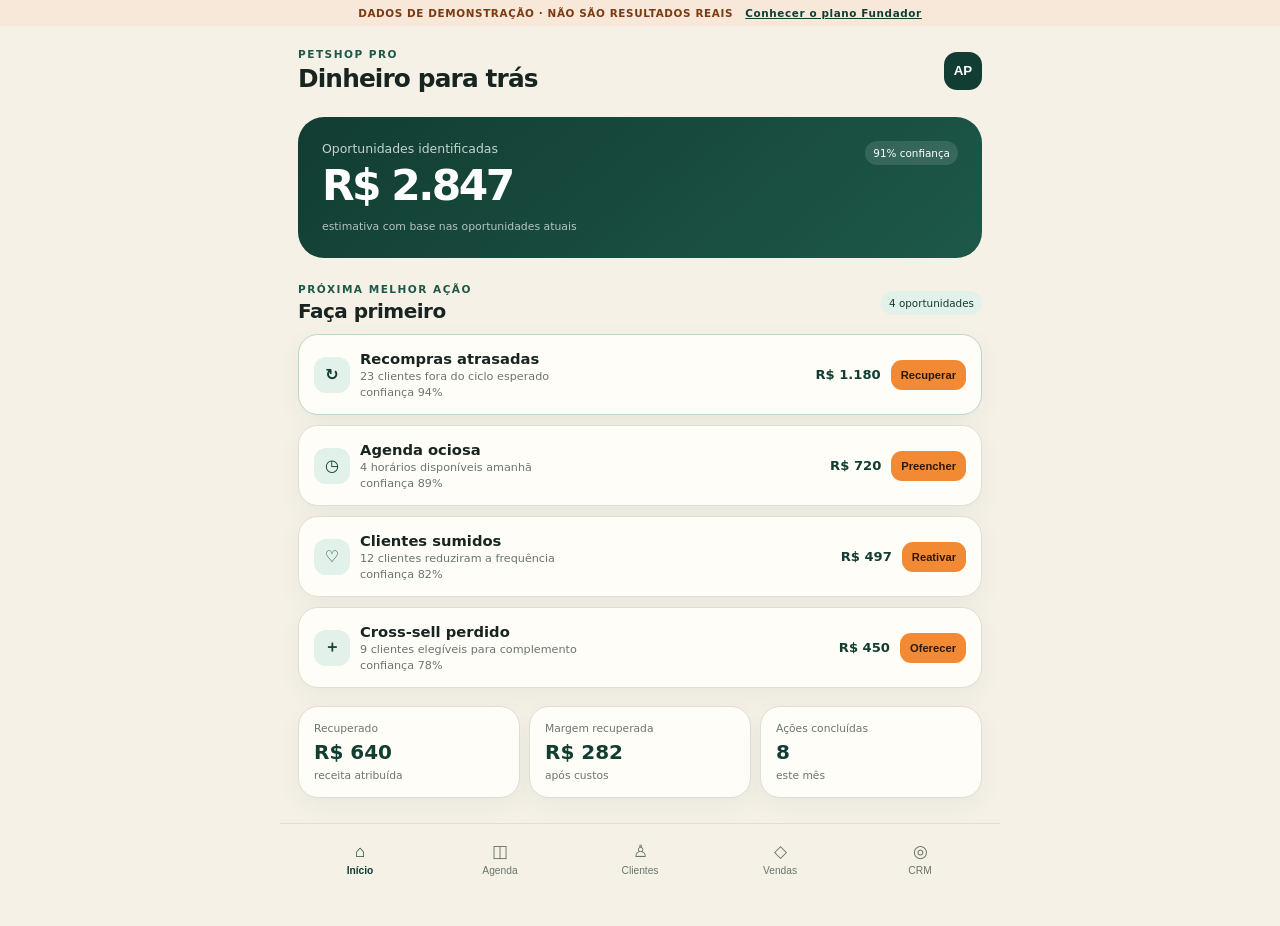
<file: index.html>
<!doctype html>
<html lang="pt-BR">
<head>
  <meta charset="utf-8">
  <meta name="viewport" content="width=device-width,initial-scale=1">
  <meta http-equiv="Content-Security-Policy" content="default-src 'self'; base-uri 'self'; object-src 'none'; script-src 'self'; style-src 'self'; img-src 'self' data:; font-src 'self'; connect-src 'none'; form-action 'self'; upgrade-insecure-requests">
  <meta name="referrer" content="strict-origin-when-cross-origin">
  <meta name="theme-color" content="#123d32">
  <meta name="robots" content="noindex,nofollow">
  <title>Demo — PetShop Pro</title>
  <link rel="icon" href="./favicon.svg" type="image/svg+xml">
  <link rel="stylesheet" href="./src/styles.css">
</head>
<body>
  <div class="demo-ribbon">DADOS DE DEMONSTRAÇÃO · NÃO SÃO RESULTADOS REAIS <a href="./landing.html">Conhecer o plano Fundador</a></div>
  <main class="app-shell">
    <header class="topbar"><div><p class="eyebrow">PETSHOP PRO</p><h1 id="screenTitle">Dinheiro para trás</h1></div><button class="avatar" aria-label="Perfil da loja">AP</button></header>
    <div id="appContent" aria-live="polite"></div>
    <nav class="bottom-nav" aria-label="Navegação principal">
      <button data-screen="home" class="active"><span>⌂</span>Início</button>
      <button data-screen="agenda"><span>◫</span>Agenda</button>
      <button data-screen="clientes"><span>♙</span>Clientes</button>
      <button data-screen="vendas"><span>◇</span>Vendas</button>
      <button data-screen="crm"><span>◎</span>CRM</button>
    </nav>
  </main>
  <script type="module" src="./src/app.js"></script>
</body>
</html>
</file>
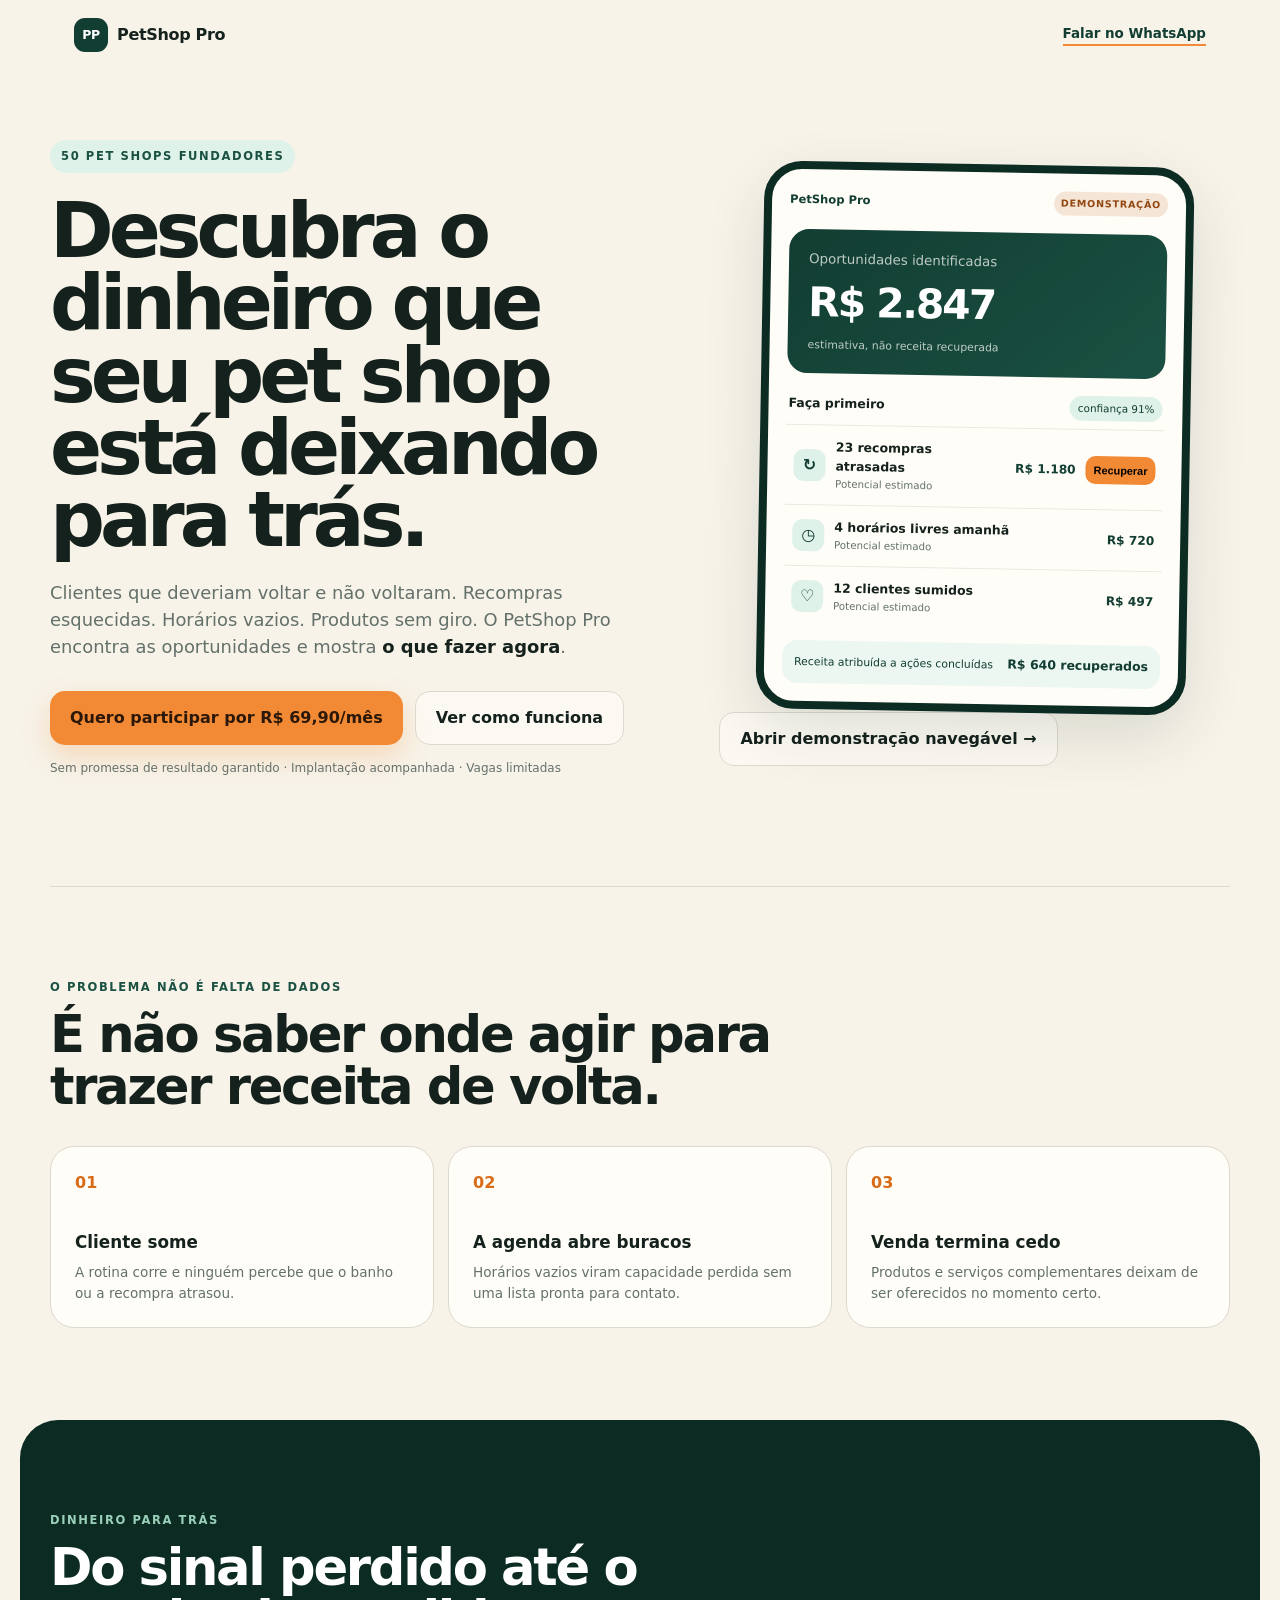
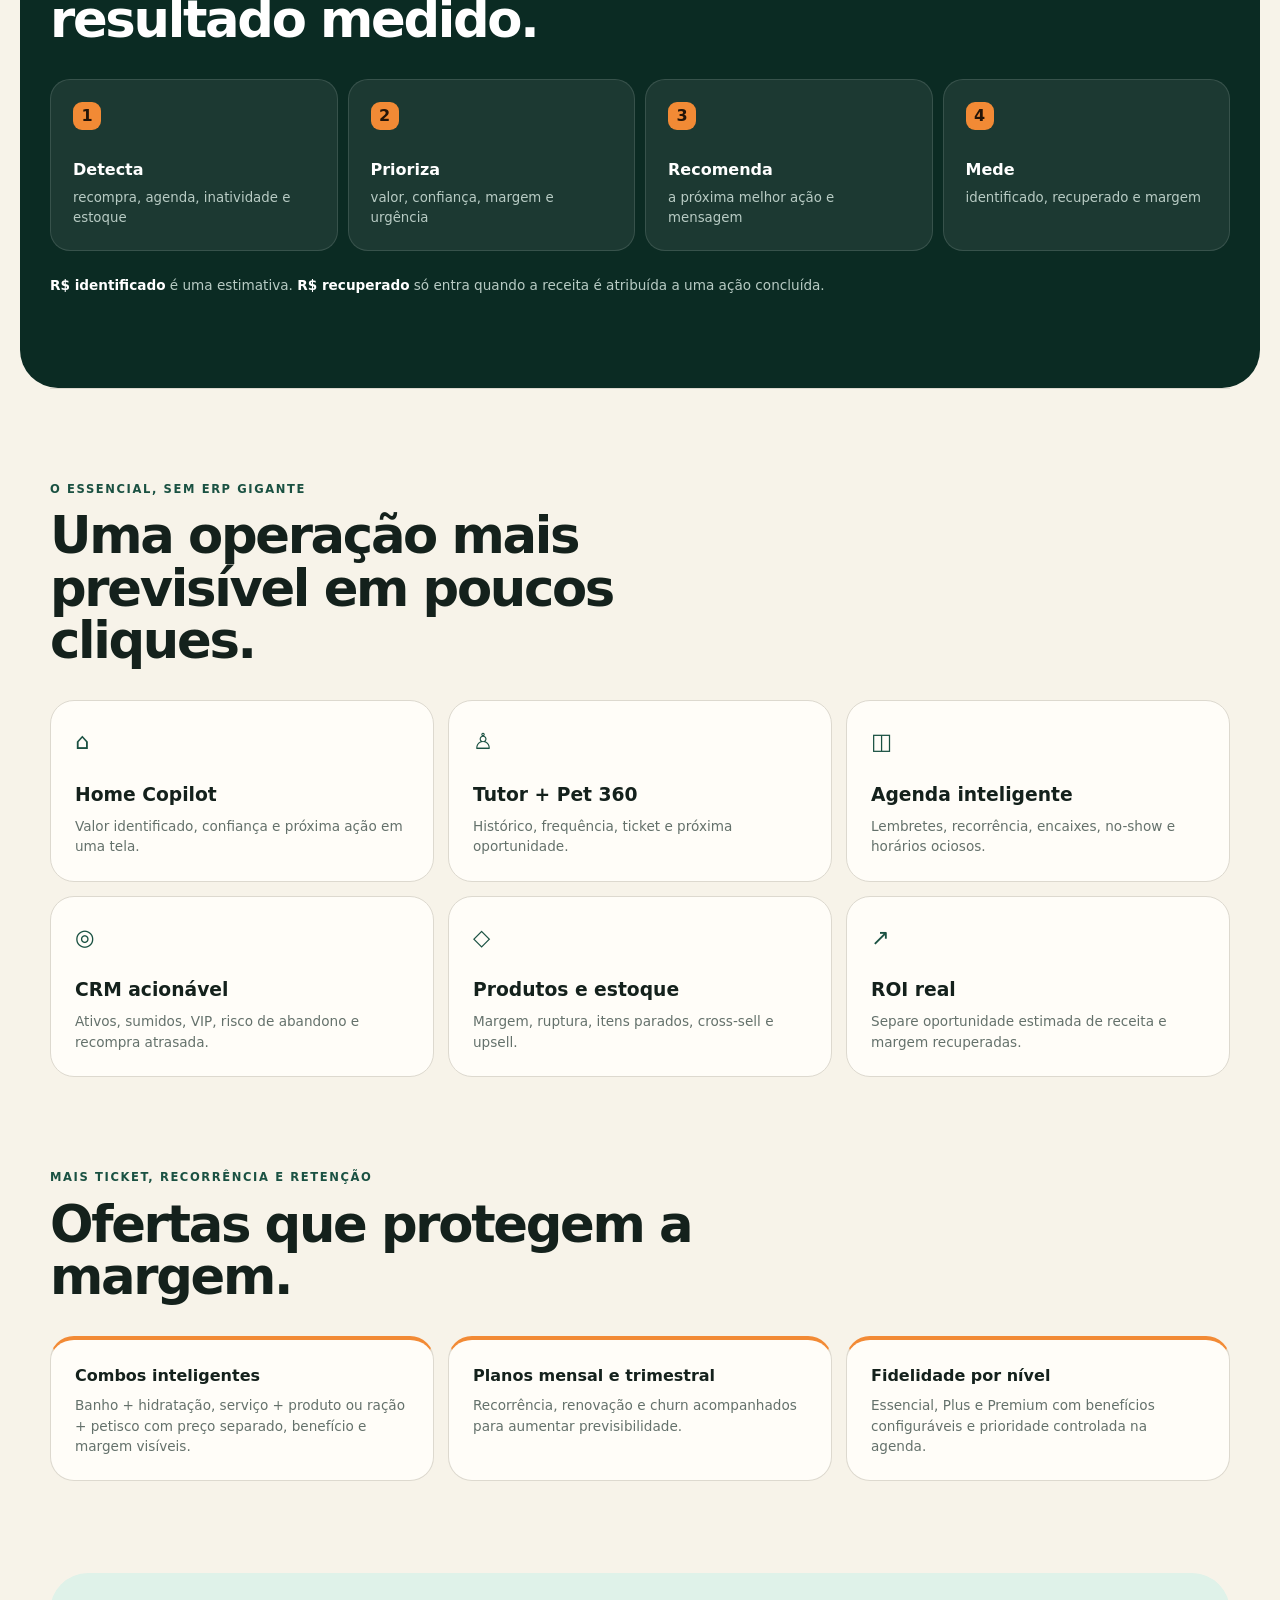
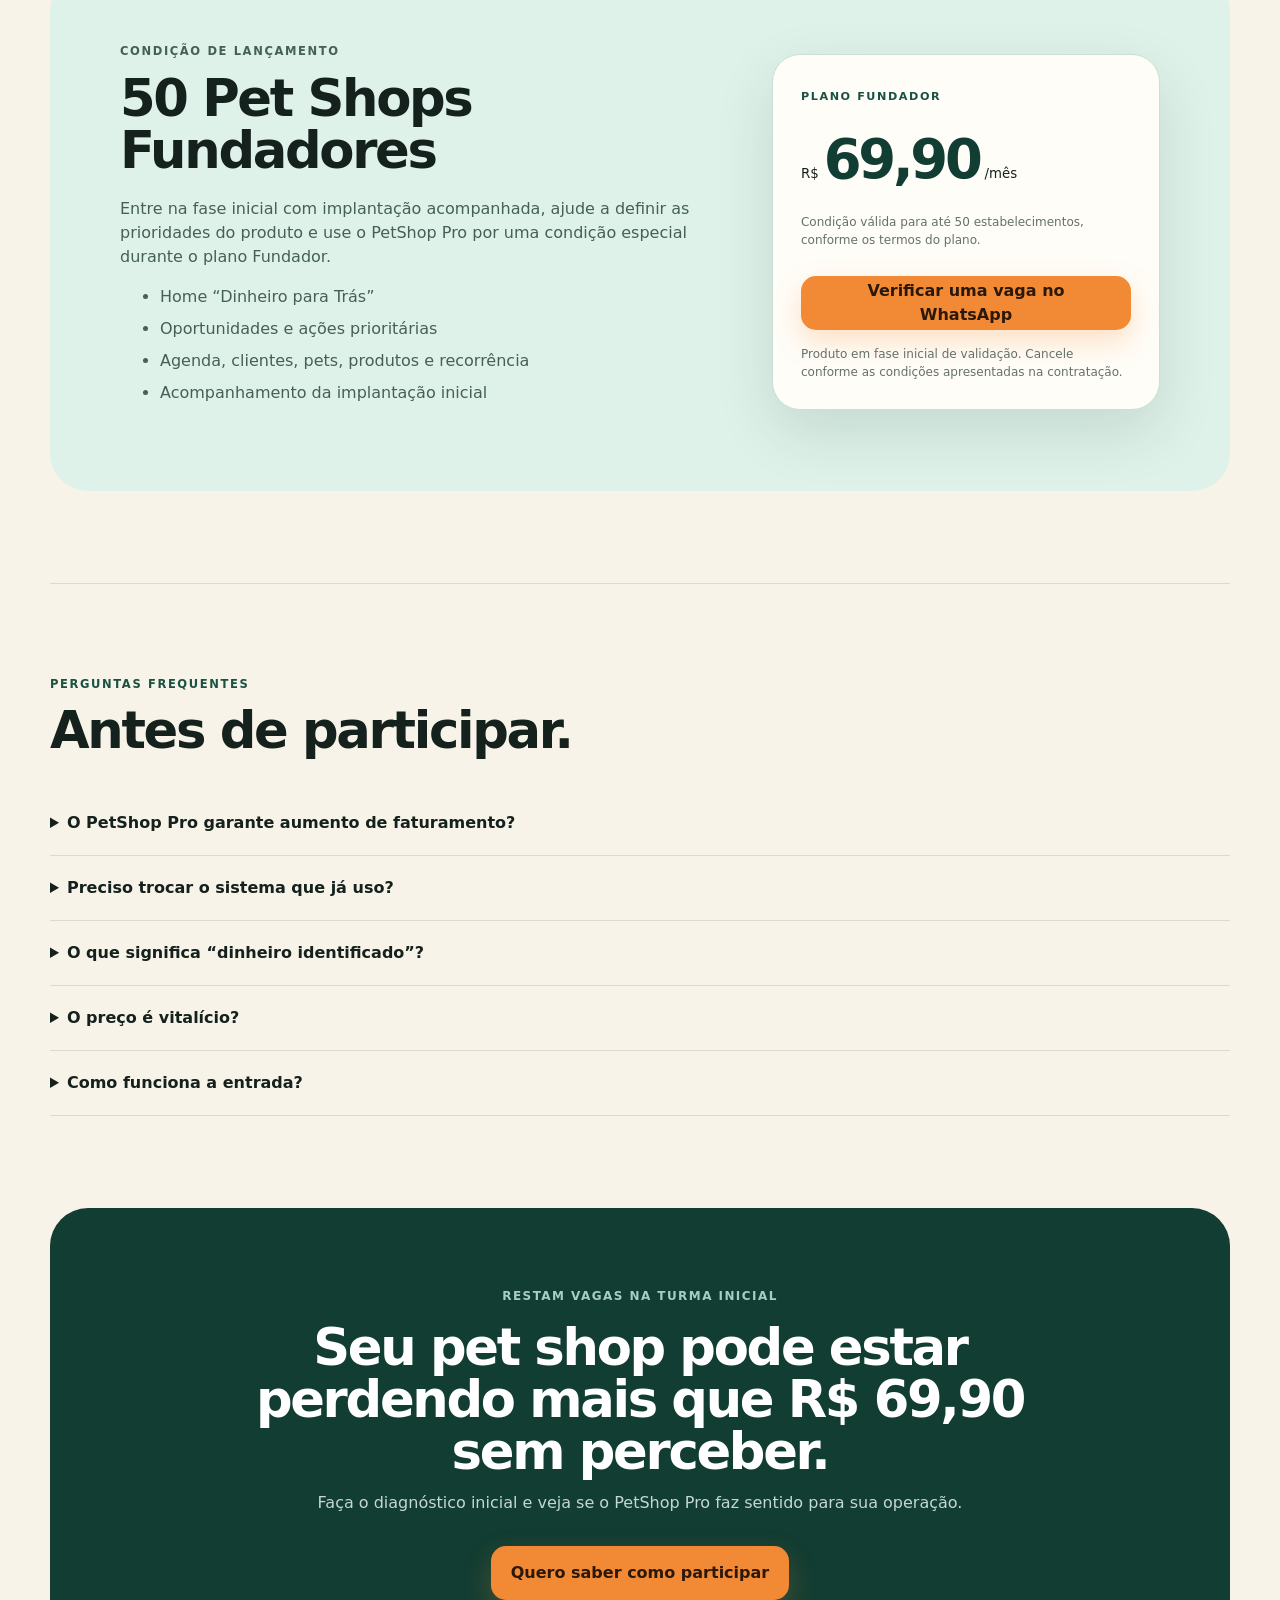
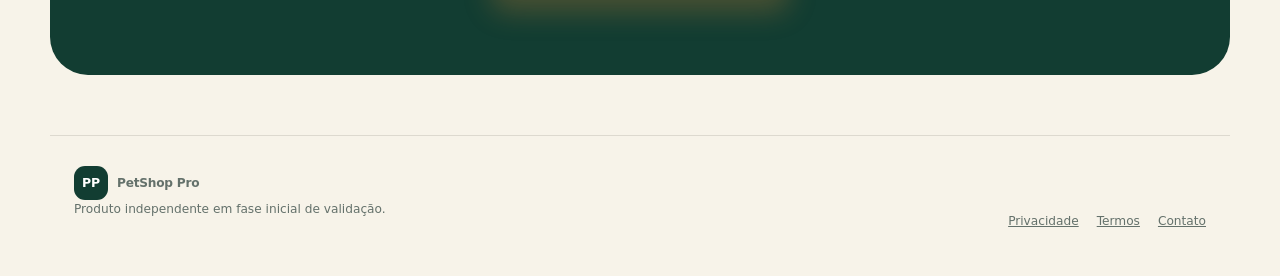
<file: landing.html>
<!doctype html>
<html lang="pt-BR">
<head>
  <meta charset="utf-8">
  <meta name="viewport" content="width=device-width,initial-scale=1">
  <meta http-equiv="Content-Security-Policy" content="default-src 'self'; base-uri 'self'; object-src 'none'; script-src 'self'; style-src 'self'; img-src 'self' data:; font-src 'self'; connect-src 'none'; form-action 'self'; upgrade-insecure-requests">
  <meta name="referrer" content="strict-origin-when-cross-origin">
  <meta name="theme-color" content="#123d32">
  <meta name="description" content="O PetShop Pro identifica clientes que deveriam voltar, horários vazios e oportunidades de venda para ajudar seu pet shop a recuperar receita.">
  <meta property="og:type" content="website">
  <meta property="og:locale" content="pt_BR">
  <meta property="og:title" content="PetShop Pro — descubra o dinheiro que seu pet shop deixa para trás">
  <meta property="og:description" content="Participe dos 50 Pet Shops Fundadores por R$ 69,90/mês.">
  <meta property="og:image" content="./og-petshop-pro.svg">
  <meta name="twitter:card" content="summary_large_image">
  <title>PetShop Pro — 50 Pet Shops Fundadores</title>
  <link rel="icon" href="./favicon.svg" type="image/svg+xml">
  <link rel="stylesheet" href="./src/landing.css">
  <script type="application/ld+json">{"@context":"https://schema.org","@type":"SoftwareApplication","name":"PetShop Pro","applicationCategory":"BusinessApplication","operatingSystem":"Web","offers":{"@type":"Offer","price":"69.90","priceCurrency":"BRL","description":"Plano Fundador durante a fase inicial, conforme os termos"}}</script>
</head>
<body>
  <header class="site-header">
    <a class="brand" href="#top" aria-label="PetShop Pro, início"><span>PP</span> PetShop Pro</a>
    <a class="header-cta js-track" data-event="header_whatsapp" href="https://wa.me/5538999200021?text=Ol%C3%A1%21%20Vi%20a%20campanha%20do%20PetShop%20Pro%20e%20quero%20saber%20como%20participar%20dos%2050%20Pet%20Shops%20Fundadores%20por%20R%24%2069%2C90%2Fm%C3%AAs." target="_blank" rel="noopener noreferrer">Falar no WhatsApp</a>
  </header>

  <main id="top">
    <section class="hero section-wrap">
      <div class="hero-copy">
        <span class="tag">50 PET SHOPS FUNDADORES</span>
        <h1>Descubra o dinheiro que seu pet shop está deixando para trás.</h1>
        <p class="lead">Clientes que deveriam voltar e não voltaram. Recompras esquecidas. Horários vazios. Produtos sem giro. O PetShop Pro encontra as oportunidades e mostra <strong>o que fazer agora</strong>.</p>
        <div class="hero-actions">
          <a class="cta primary js-track" data-event="hero_whatsapp" href="https://wa.me/5538999200021?text=Ol%C3%A1%21%20Vi%20a%20campanha%20do%20PetShop%20Pro%20e%20quero%20saber%20como%20participar%20dos%2050%20Pet%20Shops%20Fundadores%20por%20R%24%2069%2C90%2Fm%C3%AAs." target="_blank" rel="noopener noreferrer">Quero participar por R$ 69,90/mês</a>
          <a class="cta secondary js-track" data-event="demo_view" href="#demo">Ver como funciona</a>
        </div>
        <p class="trust">Sem promessa de resultado garantido · Implantação acompanhada · Vagas limitadas</p>
      </div>

      <div class="demo-shell"><div class="phone" id="demo" aria-label="Demonstração do painel PetShop Pro">
        <div class="phone-top"><span>PetShop Pro</span><b>DEMONSTRAÇÃO</b></div>
        <div class="demo-total"><small>Oportunidades identificadas</small><strong>R$ 2.847</strong><span>estimativa, não receita recuperada</span></div>
        <div class="demo-head"><b>Faça primeiro</b><span>confiança 91%</span></div>
        <article class="opportunity featured"><div class="opp-icon">↻</div><div><b>23 recompras atrasadas</b><small>Potencial estimado</small></div><strong>R$ 1.180</strong><button type="button" class="demo-action js-track" data-event="demo_action">Recuperar</button></article>
        <article class="opportunity"><div class="opp-icon">◷</div><div><b>4 horários livres amanhã</b><small>Potencial estimado</small></div><strong>R$ 720</strong></article>
        <article class="opportunity"><div class="opp-icon">♡</div><div><b>12 clientes sumidos</b><small>Potencial estimado</small></div><strong>R$ 497</strong></article>
        <div class="recovered"><span>Receita atribuída a ações concluídas</span><strong>R$ 640 recuperados</strong></div>
      </div><a class="cta secondary js-track" data-event="interactive_demo_open" href="./index.html">Abrir demonstração navegável →</a></div>
    </section>

    <section class="problem section-wrap compact">
      <p class="kicker">O PROBLEMA NÃO É FALTA DE DADOS</p>
      <h2>É não saber onde agir para trazer receita de volta.</h2>
      <div class="problem-grid">
        <article><span>01</span><b>Cliente some</b><p>A rotina corre e ninguém percebe que o banho ou a recompra atrasou.</p></article>
        <article><span>02</span><b>A agenda abre buracos</b><p>Horários vazios viram capacidade perdida sem uma lista pronta para contato.</p></article>
        <article><span>03</span><b>Venda termina cedo</b><p>Produtos e serviços complementares deixam de ser oferecidos no momento certo.</p></article>
      </div>
    </section>

    <section class="engine section-wrap compact">
      <div class="section-title"><p class="kicker">DINHEIRO PARA TRÁS</p><h2>Do sinal perdido até o resultado medido.</h2></div>
      <div class="flow" aria-label="Fluxo do motor Dinheiro para Trás">
        <div><span>1</span><b>Detecta</b><small>recompra, agenda, inatividade e estoque</small></div>
        <div><span>2</span><b>Prioriza</b><small>valor, confiança, margem e urgência</small></div>
        <div><span>3</span><b>Recomenda</b><small>a próxima melhor ação e mensagem</small></div>
        <div><span>4</span><b>Mede</b><small>identificado, recuperado e margem</small></div>
      </div>
      <p class="definition"><b>R$ identificado</b> é uma estimativa. <b>R$ recuperado</b> só entra quando a receita é atribuída a uma ação concluída.</p>
    </section>

    <section class="features section-wrap compact">
      <div class="section-title"><p class="kicker">O ESSENCIAL, SEM ERP GIGANTE</p><h2>Uma operação mais previsível em poucos cliques.</h2></div>
      <div class="feature-grid">
        <article><span>⌂</span><h3>Home Copilot</h3><p>Valor identificado, confiança e próxima ação em uma tela.</p></article>
        <article><span>♙</span><h3>Tutor + Pet 360</h3><p>Histórico, frequência, ticket e próxima oportunidade.</p></article>
        <article><span>◫</span><h3>Agenda inteligente</h3><p>Lembretes, recorrência, encaixes, no-show e horários ociosos.</p></article>
        <article><span>◎</span><h3>CRM acionável</h3><p>Ativos, sumidos, VIP, risco de abandono e recompra atrasada.</p></article>
        <article><span>◇</span><h3>Produtos e estoque</h3><p>Margem, ruptura, itens parados, cross-sell e upsell.</p></article>
        <article><span>↗</span><h3>ROI real</h3><p>Separe oportunidade estimada de receita e margem recuperadas.</p></article>
      </div>
    </section>

    <section class="growth section-wrap compact">
      <div class="section-title"><p class="kicker">MAIS TICKET, RECORRÊNCIA E RETENÇÃO</p><h2>Ofertas que protegem a margem.</h2></div>
      <div class="growth-grid">
        <article><b>Combos inteligentes</b><p>Banho + hidratação, serviço + produto ou ração + petisco com preço separado, benefício e margem visíveis.</p></article>
        <article><b>Planos mensal e trimestral</b><p>Recorrência, renovação e churn acompanhados para aumentar previsibilidade.</p></article>
        <article><b>Fidelidade por nível</b><p>Essencial, Plus e Premium com benefícios configuráveis e prioridade controlada na agenda.</p></article>
      </div>
    </section>

    <section class="offer section-wrap" id="fundadores">
      <div class="offer-copy"><p class="kicker">CONDIÇÃO DE LANÇAMENTO</p><h2>50 Pet Shops Fundadores</h2><p>Entre na fase inicial com implantação acompanhada, ajude a definir as prioridades do produto e use o PetShop Pro por uma condição especial durante o plano Fundador.</p><ul><li>Home “Dinheiro para Trás”</li><li>Oportunidades e ações prioritárias</li><li>Agenda, clientes, pets, produtos e recorrência</li><li>Acompanhamento da implantação inicial</li></ul></div>
      <div class="price-card"><span>PLANO FUNDADOR</span><div><small>R$</small><strong>69,90</strong><small>/mês</small></div><p>Condição válida para até 50 estabelecimentos, conforme os termos do plano.</p><a class="cta primary full js-track" data-event="pricing_whatsapp" href="https://wa.me/5538999200021?text=Ol%C3%A1%21%20Vi%20a%20campanha%20do%20PetShop%20Pro%20e%20quero%20saber%20como%20participar%20dos%2050%20Pet%20Shops%20Fundadores%20por%20R%24%2069%2C90%2Fm%C3%AAs." target="_blank" rel="noopener noreferrer">Verificar uma vaga no WhatsApp</a><small>Produto em fase inicial de validação. Cancele conforme as condições apresentadas na contratação.</small></div>
    </section>

    <section class="faq section-wrap compact">
      <div class="section-title"><p class="kicker">PERGUNTAS FREQUENTES</p><h2>Antes de participar.</h2></div>
      <details><summary>O PetShop Pro garante aumento de faturamento?</summary><p>Não. Ele identifica oportunidades e recomenda ações com base nos dados disponíveis. O resultado depende da qualidade dos dados, da execução e da resposta dos clientes.</p></details>
      <details><summary>Preciso trocar o sistema que já uso?</summary><p>Não nesta fase. O piloto começa com os dados mínimos necessários, inclusive por importação de planilha, para validar valor antes de qualquer integração complexa.</p></details>
      <details><summary>O que significa “dinheiro identificado”?</summary><p>É uma estimativa de oportunidade, não receita garantida. “Dinheiro recuperado” é registrado separadamente quando existe atribuição a uma ação concluída.</p></details>
      <details><summary>O preço é vitalício?</summary><p>Não há promessa de acesso vitalício a planos futuros. R$ 69,90/mês é a condição do plano Fundador durante a fase e conforme os termos apresentados na contratação.</p></details>
      <details><summary>Como funciona a entrada?</summary><p>Você conversa pelo WhatsApp, responde um diagnóstico curto e recebe orientação para importar os primeiros dados. A meta é mostrar o primeiro valor percebido em até 24 horas após recebermos dados válidos.</p></details>
    </section>

    <section class="final-cta section-wrap">
      <span>Restam vagas na turma inicial</span><h2>Seu pet shop pode estar perdendo mais que R$ 69,90 sem perceber.</h2><p>Faça o diagnóstico inicial e veja se o PetShop Pro faz sentido para sua operação.</p>
      <a class="cta primary js-track" data-event="final_whatsapp" href="https://wa.me/5538999200021?text=Ol%C3%A1%21%20Vi%20a%20campanha%20do%20PetShop%20Pro%20e%20quero%20saber%20como%20participar%20dos%2050%20Pet%20Shops%20Fundadores%20por%20R%24%2069%2C90%2Fm%C3%AAs." target="_blank" rel="noopener noreferrer">Quero saber como participar</a>
    </section>
  </main>

  <footer><div><a class="brand" href="#top"><span>PP</span> PetShop Pro</a><p>Produto independente em fase inicial de validação.</p></div><nav><a href="./privacidade.html">Privacidade</a><a href="./termos.html">Termos</a><a href="mailto:jarvisintuitivo@gmail.com">Contato</a></nav></footer>
  <script src="./src/landing.js" defer></script>
</body>
</html>
</file>
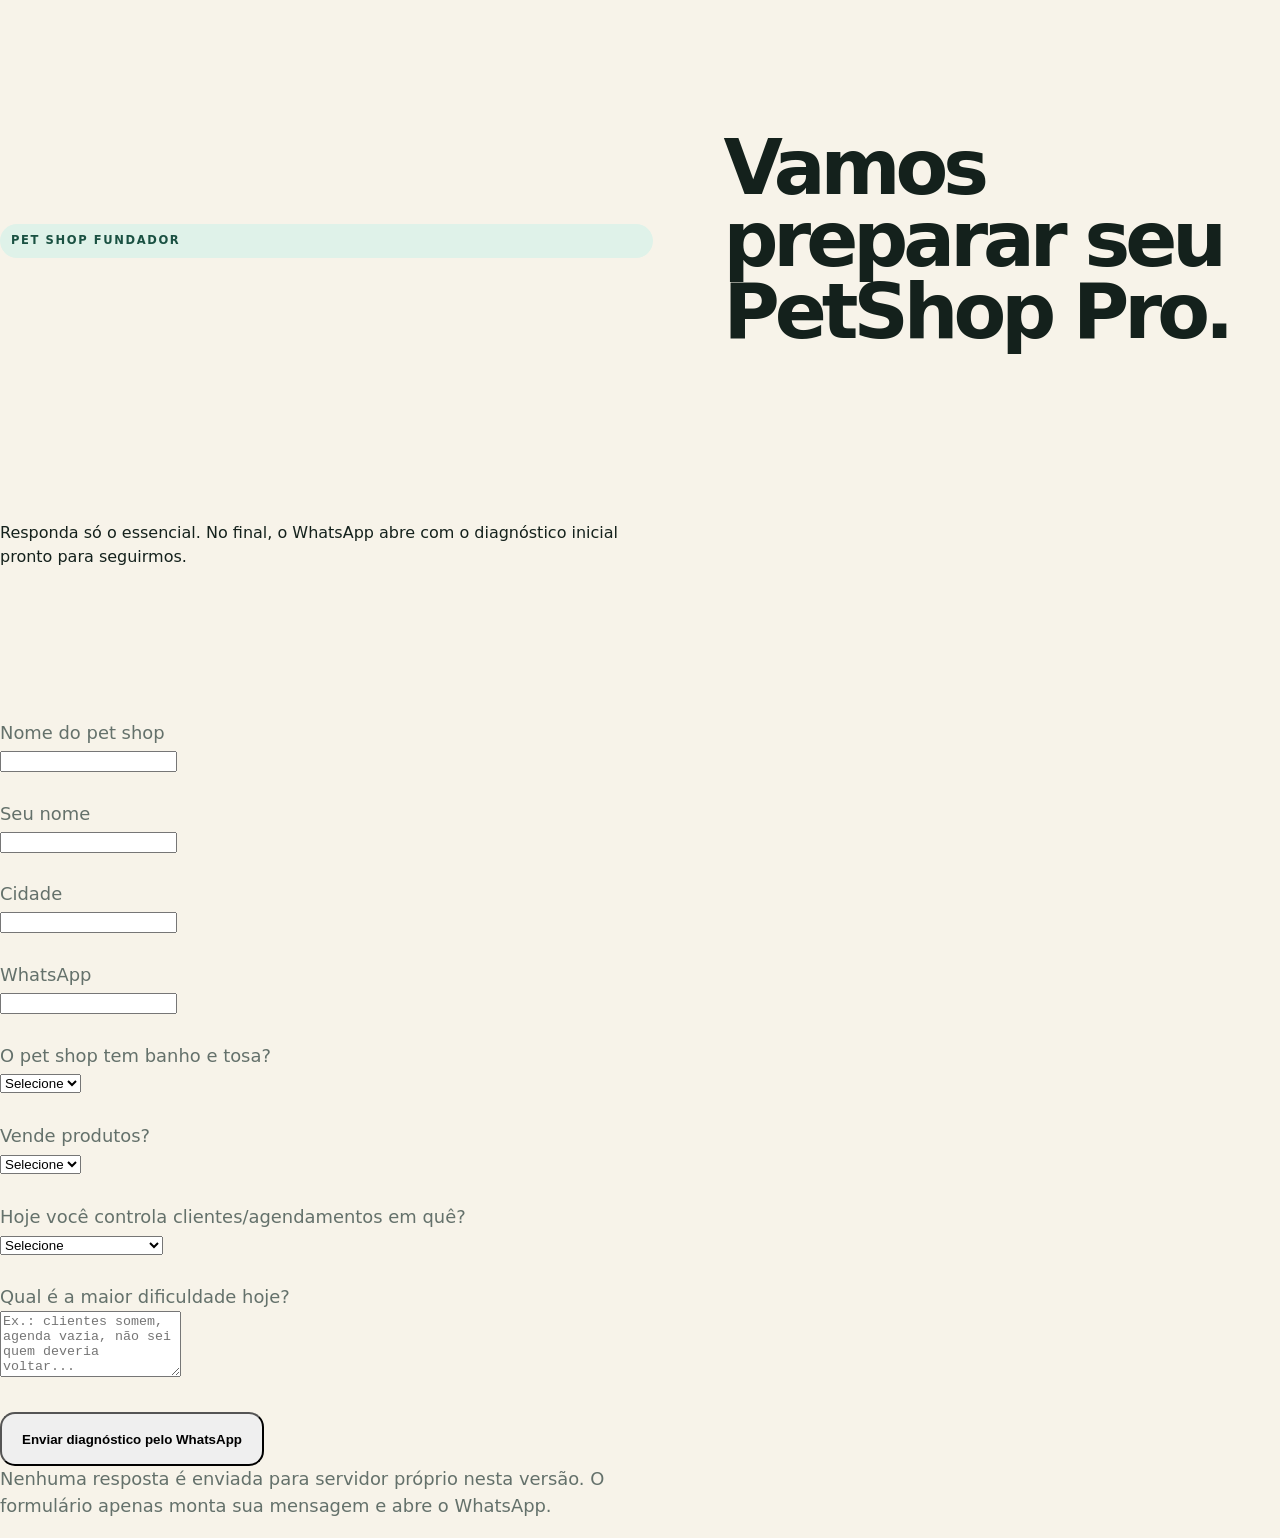
<file: onboarding.html>
<!doctype html>
<html lang="pt-BR">
<head>
  <meta charset="utf-8" />
  <meta name="viewport" content="width=device-width,initial-scale=1" />
  <meta name="theme-color" content="#173f35" />
  <title>PetShop Pro — Entrada Fundador</title>
  <link rel="stylesheet" href="./src/landing.css" />
</head>
<body>
<main>
  <section class="hero">
    <span class="tag">PET SHOP FUNDADOR</span>
    <h1>Vamos preparar seu PetShop Pro.</h1>
    <p>Responda só o essencial. No final, o WhatsApp abre com o diagnóstico inicial pronto para seguirmos.</p>
  </section>

  <section class="lead">
    <form id="onboardingForm">
      <label>Nome do pet shop<br><input required name="store" autocomplete="organization"></label><br><br>
      <label>Seu nome<br><input required name="owner" autocomplete="name"></label><br><br>
      <label>Cidade<br><input required name="city" autocomplete="address-level2"></label><br><br>
      <label>WhatsApp<br><input required name="phone" inputmode="tel" autocomplete="tel"></label><br><br>
      <label>O pet shop tem banho e tosa?<br>
        <select required name="grooming"><option value="">Selecione</option><option>Sim</option><option>Não</option></select>
      </label><br><br>
      <label>Vende produtos?<br>
        <select required name="products"><option value="">Selecione</option><option>Sim</option><option>Não</option></select>
      </label><br><br>
      <label>Hoje você controla clientes/agendamentos em quê?<br>
        <select required name="system"><option value="">Selecione</option><option>WhatsApp/caderno</option><option>Planilha</option><option>Outro sistema</option><option>Ainda não controlo bem</option></select>
      </label><br><br>
      <label>Qual é a maior dificuldade hoje?<br><textarea required name="pain" rows="4" placeholder="Ex.: clientes somem, agenda vazia, não sei quem deveria voltar..."></textarea></label><br><br>
      <button class="cta" type="submit">Enviar diagnóstico pelo WhatsApp</button>
      <p class="micro">Nenhuma resposta é enviada para servidor próprio nesta versão. O formulário apenas monta sua mensagem e abre o WhatsApp.</p>
    </form>
  </section>
</main>
<script>
const form = document.querySelector('#onboardingForm');
form.addEventListener('submit', (event) => {
  event.preventDefault();
  const data = new FormData(form);
  const message = [
    'Olá! Quero iniciar meu PetShop Pro como Fundador.',
    '',
    `Pet shop: ${data.get('store')}`,
    `Responsável: ${data.get('owner')}`,
    `Cidade: ${data.get('city')}`,
    `WhatsApp: ${data.get('phone')}`,
    `Banho e tosa: ${data.get('grooming')}`,
    `Venda de produtos: ${data.get('products')}`,
    `Controle atual: ${data.get('system')}`,
    `Maior dificuldade: ${data.get('pain')}`,
    '',
    'Campanha: 50 Pet Shops Fundadores — R$ 69,90/mês.'
  ].join('\n');
  window.dataLayer = window.dataLayer || [];
  window.dataLayer.push({event:'founder_onboarding_started', source:'onboarding'});
  window.open(`https://wa.me/5538999200021?text=${encodeURIComponent(message)}`, '_blank', 'noopener,noreferrer');
});
</script>
</body>
</html>
</file>
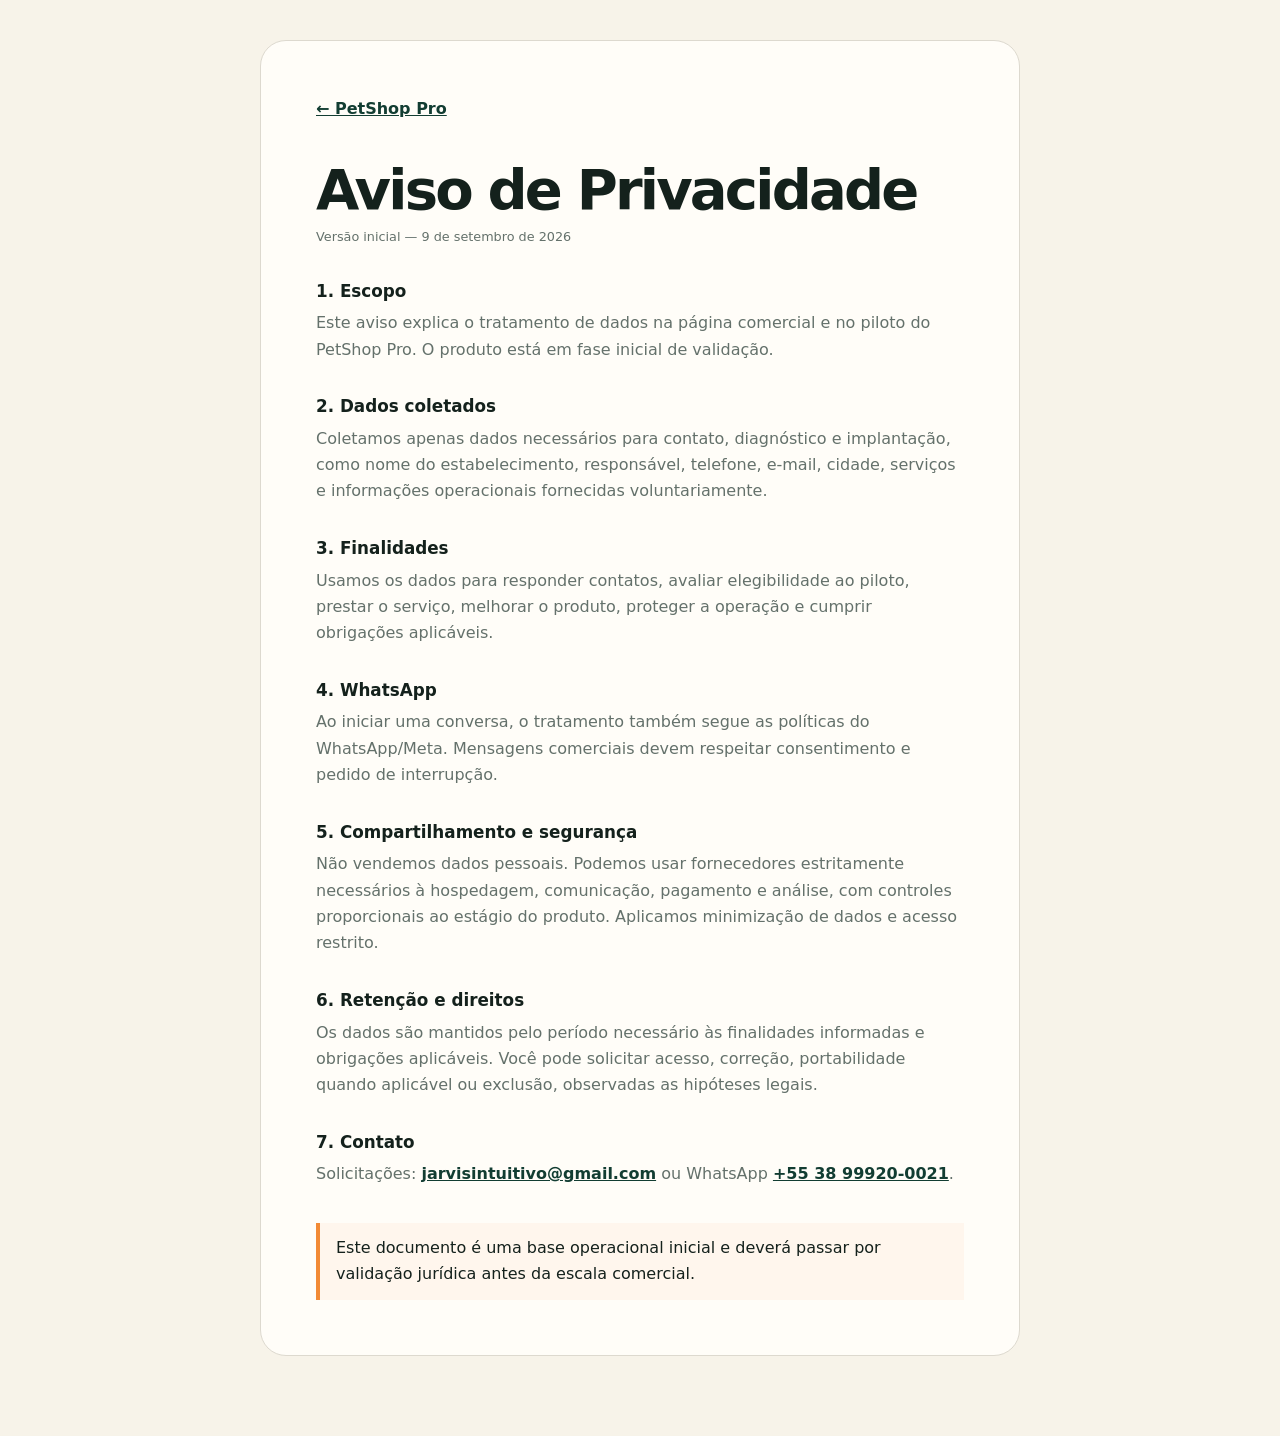
<file: privacidade.html>
<!doctype html><html lang="pt-BR"><head><meta charset="utf-8"><meta name="viewport" content="width=device-width,initial-scale=1">
  <meta http-equiv="Content-Security-Policy" content="default-src 'self'; base-uri 'self'; object-src 'none'; script-src 'self'; style-src 'self'; img-src 'self' data:; font-src 'self'; connect-src 'none'; form-action 'self'; upgrade-insecure-requests">
  <meta name="referrer" content="strict-origin-when-cross-origin"><meta name="robots" content="index,follow"><title>Privacidade — PetShop Pro</title><link rel="icon" href="./favicon.svg" type="image/svg+xml"><link rel="stylesheet" href="./src/legal.css"></head><body><main><a href="./landing.html">← PetShop Pro</a><h1>Aviso de Privacidade</h1><p class="updated">Versão inicial — 9 de setembro de 2026</p><h2>1. Escopo</h2><p>Este aviso explica o tratamento de dados na página comercial e no piloto do PetShop Pro. O produto está em fase inicial de validação.</p><h2>2. Dados coletados</h2><p>Coletamos apenas dados necessários para contato, diagnóstico e implantação, como nome do estabelecimento, responsável, telefone, e-mail, cidade, serviços e informações operacionais fornecidas voluntariamente.</p><h2>3. Finalidades</h2><p>Usamos os dados para responder contatos, avaliar elegibilidade ao piloto, prestar o serviço, melhorar o produto, proteger a operação e cumprir obrigações aplicáveis.</p><h2>4. WhatsApp</h2><p>Ao iniciar uma conversa, o tratamento também segue as políticas do WhatsApp/Meta. Mensagens comerciais devem respeitar consentimento e pedido de interrupção.</p><h2>5. Compartilhamento e segurança</h2><p>Não vendemos dados pessoais. Podemos usar fornecedores estritamente necessários à hospedagem, comunicação, pagamento e análise, com controles proporcionais ao estágio do produto. Aplicamos minimização de dados e acesso restrito.</p><h2>6. Retenção e direitos</h2><p>Os dados são mantidos pelo período necessário às finalidades informadas e obrigações aplicáveis. Você pode solicitar acesso, correção, portabilidade quando aplicável ou exclusão, observadas as hipóteses legais.</p><h2>7. Contato</h2><p>Solicitações: <a href="mailto:jarvisintuitivo@gmail.com">jarvisintuitivo@gmail.com</a> ou WhatsApp <a href="https://wa.me/5538999200021">+55 38 99920-0021</a>.</p><p class="note">Este documento é uma base operacional inicial e deverá passar por validação jurídica antes da escala comercial.</p></main></body></html>
</file>
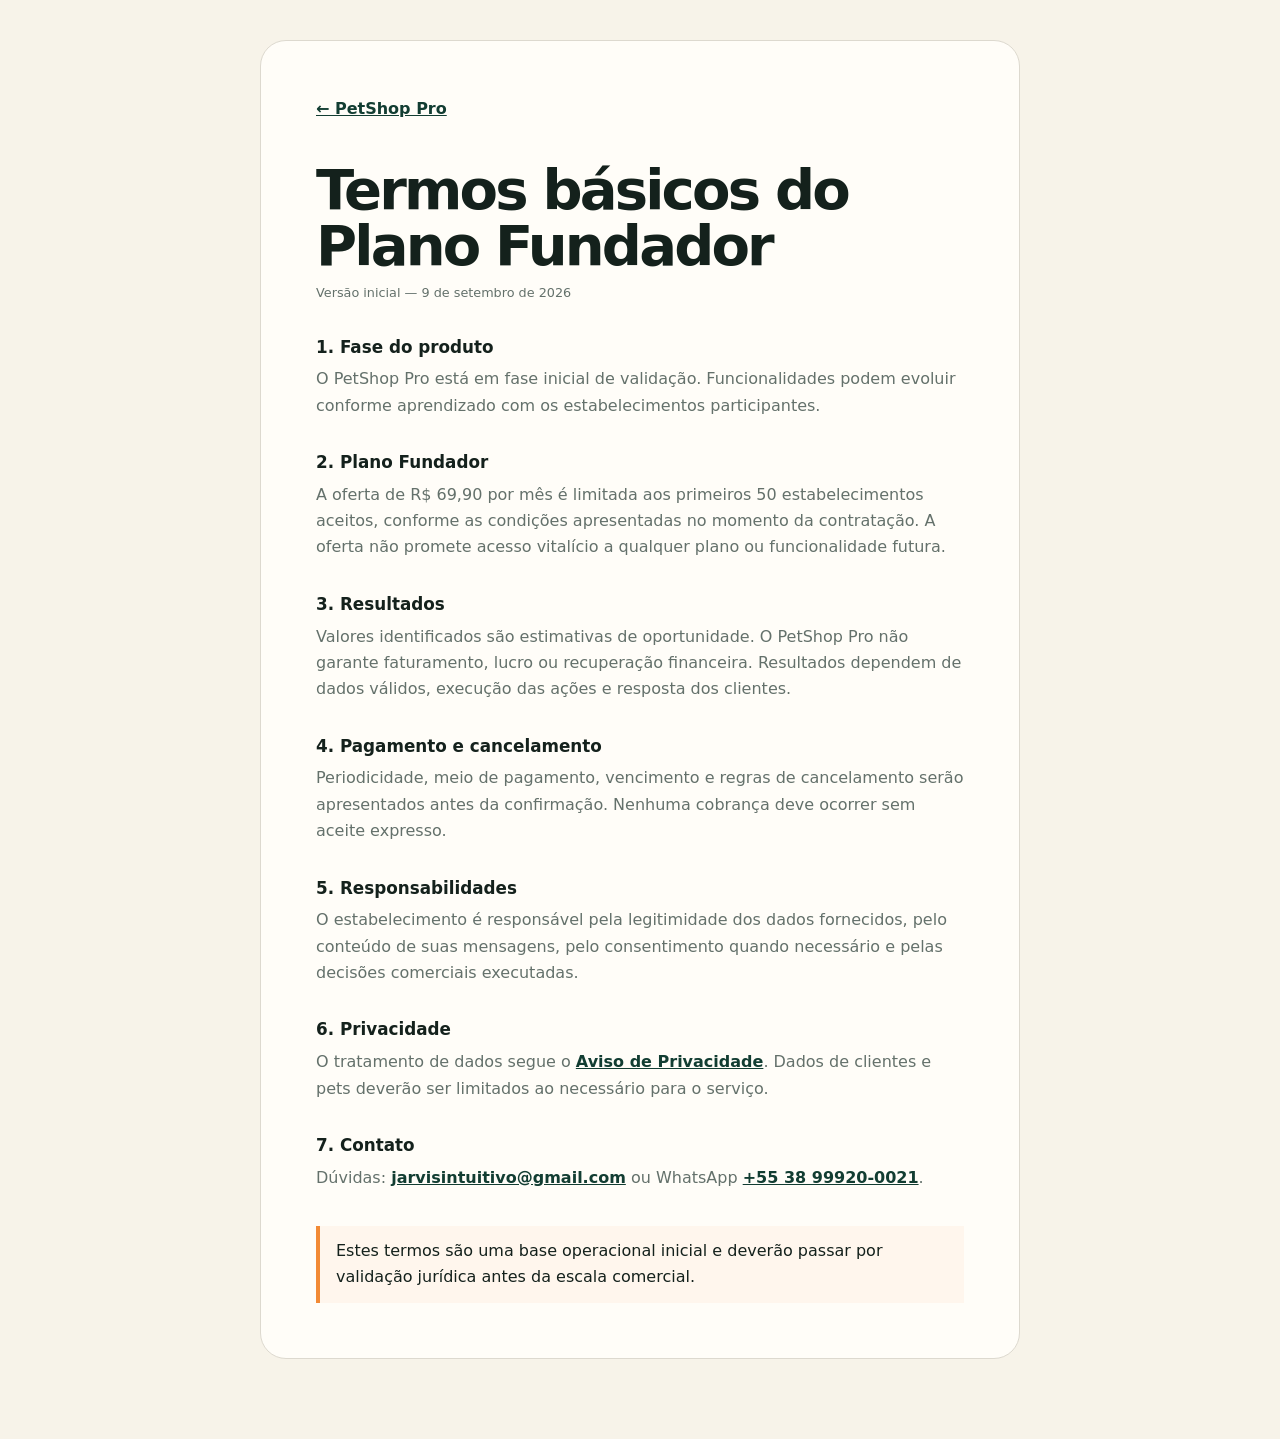
<file: termos.html>
<!doctype html><html lang="pt-BR"><head><meta charset="utf-8"><meta name="viewport" content="width=device-width,initial-scale=1">
  <meta http-equiv="Content-Security-Policy" content="default-src 'self'; base-uri 'self'; object-src 'none'; script-src 'self'; style-src 'self'; img-src 'self' data:; font-src 'self'; connect-src 'none'; form-action 'self'; upgrade-insecure-requests">
  <meta name="referrer" content="strict-origin-when-cross-origin"><meta name="robots" content="index,follow"><title>Termos — PetShop Pro</title><link rel="icon" href="./favicon.svg" type="image/svg+xml"><link rel="stylesheet" href="./src/legal.css"></head><body><main><a href="./landing.html">← PetShop Pro</a><h1>Termos básicos do Plano Fundador</h1><p class="updated">Versão inicial — 9 de setembro de 2026</p><h2>1. Fase do produto</h2><p>O PetShop Pro está em fase inicial de validação. Funcionalidades podem evoluir conforme aprendizado com os estabelecimentos participantes.</p><h2>2. Plano Fundador</h2><p>A oferta de R$ 69,90 por mês é limitada aos primeiros 50 estabelecimentos aceitos, conforme as condições apresentadas no momento da contratação. A oferta não promete acesso vitalício a qualquer plano ou funcionalidade futura.</p><h2>3. Resultados</h2><p>Valores identificados são estimativas de oportunidade. O PetShop Pro não garante faturamento, lucro ou recuperação financeira. Resultados dependem de dados válidos, execução das ações e resposta dos clientes.</p><h2>4. Pagamento e cancelamento</h2><p>Periodicidade, meio de pagamento, vencimento e regras de cancelamento serão apresentados antes da confirmação. Nenhuma cobrança deve ocorrer sem aceite expresso.</p><h2>5. Responsabilidades</h2><p>O estabelecimento é responsável pela legitimidade dos dados fornecidos, pelo conteúdo de suas mensagens, pelo consentimento quando necessário e pelas decisões comerciais executadas.</p><h2>6. Privacidade</h2><p>O tratamento de dados segue o <a href="./privacidade.html">Aviso de Privacidade</a>. Dados de clientes e pets deverão ser limitados ao necessário para o serviço.</p><h2>7. Contato</h2><p>Dúvidas: <a href="mailto:jarvisintuitivo@gmail.com">jarvisintuitivo@gmail.com</a> ou WhatsApp <a href="https://wa.me/5538999200021">+55 38 99920-0021</a>.</p><p class="note">Estes termos são uma base operacional inicial e deverão passar por validação jurídica antes da escala comercial.</p></main></body></html>
</file>
<file: src/styles.css>
:root{--green:#123d32;--green2:#1d5848;--cream:#f5f1e7;--orange:#f28a35;--ink:#17241f;--muted:#69756f;--card:#fffdf8;--line:#e2ddd3;--mint:#e2f1ea;--radius:20px}*{box-sizing:border-box}body{margin:0;background:var(--cream);color:var(--ink);font-family:Inter,system-ui,-apple-system,"Segoe UI",sans-serif}.demo-ribbon{position:sticky;top:0;z-index:20;background:#f7e8d9;color:#7b3a0f;text-align:center;padding:7px 12px;font-size:.65rem;font-weight:900;letter-spacing:.06em}.demo-ribbon a{margin-left:8px;color:var(--green)}.app-shell{max-width:720px;margin:auto;min-height:100vh;padding:22px 18px 110px}.topbar,.section-head,.customer-name,.mini-grid,.next-action{display:flex;justify-content:space-between;align-items:center}.topbar{margin-bottom:24px}.eyebrow{margin:0 0 4px;font-size:.66rem;letter-spacing:.14em;font-weight:900;color:var(--green2)}h1,h2,h3,p{margin:0}h1{font-size:1.55rem;letter-spacing:-.035em}h2{font-size:1.25rem;letter-spacing:-.025em}h3{font-size:.92rem}.avatar{width:38px;height:38px;border:0;border-radius:13px;background:var(--green);color:#fff;font-weight:900}.card{background:var(--card);border:1px solid var(--line);border-radius:var(--radius);box-shadow:0 8px 25px rgb(18 61 50/.05)}.money-card{background:linear-gradient(140deg,var(--green),var(--green2));color:#fff;border-radius:26px;padding:24px;display:flex;justify-content:space-between;align-items:flex-start}.money-card p{font-size:.78rem;opacity:.76}.money-card strong{display:block;font-size:2.65rem;letter-spacing:-.06em;margin:5px 0}.money-card small{font-size:.68rem;opacity:.68}.money-card>span,.badge{font-size:.65rem;border-radius:99px;padding:6px 8px}.money-card>span{background:rgb(255 255 255/.12)}.section{margin-top:25px}.section-head{gap:12px;margin-bottom:11px}.badge{background:var(--mint);color:var(--green);white-space:nowrap}.badge.warning{background:#fff0df;color:#8b460f}.stack,.product-list{display:grid;gap:10px}.opportunity{padding:15px;display:grid;grid-template-columns:36px 1fr auto auto;gap:10px;align-items:center}.opportunity.priority{border-color:#b8d8c9}.opp-icon,.initial{display:grid;place-items:center;background:var(--mint);color:var(--green);font-weight:900}.opp-icon{width:36px;height:36px;border-radius:12px}.opportunity p,.opportunity small{display:block;font-size:.7rem;color:var(--muted);margin-top:3px}.opportunity>strong{color:var(--green);font-size:.82rem}.opportunity button,.segment-grid button{border:0;background:var(--orange);color:#2d1909;border-radius:11px;padding:9px 10px;font-weight:850;font-size:.7rem}.opportunity button:disabled,.segment-grid button:disabled{background:var(--mint);color:var(--green)}.result-grid{display:grid;grid-template-columns:repeat(3,1fr);gap:9px;margin-top:18px}.result-grid article{padding:15px}.result-grid p,.result-grid small{display:block;color:var(--muted);font-size:.67rem}.result-grid strong{display:block;color:var(--green);font-size:1.25rem;margin:5px 0}.intro{margin-bottom:16px}.intro>p:last-child{color:var(--muted);font-size:.8rem;margin-top:5px}.customer{display:grid;grid-template-columns:42px 1fr;gap:13px;padding:16px}.initial{width:42px;height:42px;border-radius:15px}.customer-name span{font-size:.62rem;background:var(--mint);color:var(--green);padding:5px 7px;border-radius:99px}.customer p{font-size:.73rem;color:var(--muted);margin-top:3px}.mini-grid{justify-content:flex-start;gap:35px;margin:15px 0}.mini-grid small{font-size:.57rem;color:var(--muted)}.mini-grid b{display:block;font-size:.7rem;color:var(--ink);margin-top:2px}.next-action{background:#f1f6f3;border-radius:11px;padding:9px 11px;font-size:.66rem;color:var(--muted)}.next-action b{color:var(--green)}.timeline{border-left:2px solid #d7e1dc;margin-left:24px;padding-left:22px}.appointment{display:grid;grid-template-columns:40px 1fr;gap:12px;align-items:start;margin-bottom:11px;position:relative}.appointment:before{content:"";position:absolute;width:10px;height:10px;border-radius:50%;background:var(--green2);left:-28px;top:17px;border:3px solid var(--cream)}.appointment time{font-size:.7rem;font-weight:850;padding-top:16px}.appointment .card{display:flex;justify-content:space-between;align-items:center;padding:14px}.appointment p,.appointment small{display:block;color:var(--muted);font-size:.68rem;margin-top:3px}.appointment .card>span{font-size:.62rem;background:var(--mint);color:var(--green);padding:6px 7px;border-radius:99px}.appointment.empty:before{background:var(--orange)}.appointment.empty .card{border-style:dashed;border-color:var(--orange)}.appointment.empty .card>span{background:#fff0df;color:#8b460f}.wide-action{width:100%;border:0;background:var(--orange);border-radius:15px;padding:15px;font-weight:900;margin-top:12px}.product{display:flex;justify-content:space-between;align-items:center;padding:16px}.product p{font-size:.7rem;color:var(--muted);margin-top:4px}.product-tag{display:inline-block;font-size:.58rem;background:var(--mint);color:var(--green);border-radius:99px;padding:4px 6px;margin-bottom:6px}.product>div:last-child{text-align:right}.product strong,.product small{display:block}.product strong{color:var(--green)}.product small{font-size:.62rem;color:var(--muted);margin-top:3px}.offer-grid,.segment-grid{display:grid;grid-template-columns:repeat(3,1fr);gap:9px}.offer-grid article{padding:15px}.offer-grid span{font-size:.57rem;color:var(--green);font-weight:900}.offer-grid h3{margin:15px 0 5px}.offer-grid p,.offer-grid small{font-size:.68rem;color:var(--muted)}.segment-grid article{padding:17px;display:flex;flex-direction:column}.segment-grid span{font-size:.67rem;color:var(--muted)}.segment-grid strong{font-size:2rem;color:var(--green);margin:12px 0 0}.segment-grid small{font-size:.65rem;color:var(--muted);margin-bottom:15px}.segment-grid button{margin-top:auto}.bottom-nav{position:fixed;z-index:10;bottom:0;left:50%;transform:translateX(-50%);width:min(720px,100%);display:grid;grid-template-columns:repeat(5,1fr);padding:9px 10px 16px;background:rgb(245 241 231/.96);backdrop-filter:blur(14px);border-top:1px solid var(--line)}.bottom-nav button{border:0;background:transparent;padding:8px 2px;color:var(--muted);font-size:.64rem}.bottom-nav button span{display:block;font-size:1.05rem;margin-bottom:3px}.bottom-nav .active{color:var(--green);font-weight:900}@media(max-width:570px){.opportunity{grid-template-columns:34px 1fr auto}.opportunity>strong{display:none}.result-grid,.offer-grid{grid-template-columns:1fr}.segment-grid{grid-template-columns:1fr 1fr}.money-card{padding:20px}.money-card strong{font-size:2.35rem}.money-card>span{display:none}.mini-grid{gap:20px}.appointment{grid-template-columns:35px 1fr}.appointment .card>span{display:none}}@media(max-width:350px){.segment-grid{grid-template-columns:1fr}.bottom-nav button{font-size:.58rem}}
</file>
<file: src/landing.css>
:root{--green-950:#0b2b23;--green-900:#123d32;--green-800:#1a5142;--mint:#dff2e9;--cream:#f7f3e9;--paper:#fffdf8;--orange:#f28a35;--orange-dark:#d96b17;--ink:#14211c;--muted:#64716b;--line:#ddd9cf;--shadow:0 22px 60px rgb(11 43 35/.12);--radius:24px}*{box-sizing:border-box}html{scroll-behavior:smooth}body{margin:0;background:var(--cream);color:var(--ink);font-family:Inter,ui-sans-serif,system-ui,-apple-system,"Segoe UI",sans-serif;line-height:1.5}a{color:inherit}.site-header{height:70px;max-width:1180px;margin:auto;padding:0 24px;display:flex;align-items:center;justify-content:space-between}.brand{display:flex;align-items:center;gap:9px;text-decoration:none;font-weight:900;letter-spacing:-.02em}.brand span{display:grid;place-items:center;width:34px;height:34px;border-radius:11px;background:var(--green-900);color:#fff;font-size:.78rem}.header-cta{color:var(--green-900);font-size:.84rem;font-weight:850;text-decoration:none;border-bottom:2px solid var(--orange)}.section-wrap{width:min(1180px,calc(100% - 40px));margin:auto}.compact{padding:92px 0}.hero{min-height:720px;display:grid;grid-template-columns:1.08fr .92fr;gap:70px;align-items:center;padding:70px 0 95px}.tag,.kicker{color:var(--green-800);font-size:.72rem;font-weight:900;letter-spacing:.14em}.tag{display:inline-block;background:var(--mint);padding:8px 11px;border-radius:999px}h1,h2,h3,p{margin-top:0}h1{font-size:clamp(3rem,6vw,5.5rem);line-height:.94;letter-spacing:-.065em;margin:22px 0 24px;max-width:760px}h2{font-size:clamp(2rem,4vw,3.6rem);line-height:1.02;letter-spacing:-.045em}.lead{font-size:1.12rem;color:var(--muted);max-width:640px}.lead strong{color:var(--ink)}.hero-actions{display:flex;gap:12px;align-items:center;margin-top:30px;flex-wrap:wrap}.cta{display:inline-flex;justify-content:center;align-items:center;min-height:54px;padding:0 20px;border-radius:15px;text-decoration:none;font-weight:900;text-align:center}.primary{background:var(--orange);color:#2b1809;box-shadow:0 12px 28px rgb(242 138 53/.25)}.primary:hover{background:#ff9c4d;transform:translateY(-1px)}.secondary{border:1px solid var(--line);background:rgb(255 253 248/.62)}.trust{font-size:.75rem;color:var(--muted);margin:14px 0}.phone{background:var(--paper);border:8px solid var(--green-950);border-radius:38px;padding:18px;box-shadow:var(--shadow);max-width:430px;margin:auto;transform:rotate(1deg)}.phone-top,.demo-head,.recovered{display:flex;justify-content:space-between;align-items:center}.phone-top{font-size:.72rem;font-weight:850;color:var(--green-900)}.phone-top b{font-size:.6rem;letter-spacing:.08em;background:#f5e5d7;color:#924710;padding:5px 7px;border-radius:99px}.demo-total{margin:18px 0;padding:20px;border-radius:20px;background:linear-gradient(140deg,var(--green-900),var(--green-800));color:#fff}.demo-total small,.demo-total span{display:block;opacity:.72}.demo-total strong{display:block;font-size:2.55rem;letter-spacing:-.05em;margin:3px 0}.demo-total span{font-size:.68rem}.demo-head{font-size:.78rem;margin:14px 2px 8px}.demo-head span{font-size:.65rem;padding:5px 8px;background:var(--mint);border-radius:99px;color:var(--green-900)}.opportunity{display:grid;grid-template-columns:32px 1fr auto;gap:10px;align-items:center;padding:13px 8px;border-top:1px solid #ece8df}.opportunity.featured{grid-template-columns:32px 1fr auto auto}.opp-icon{display:grid;place-items:center;background:var(--mint);color:var(--green-900);border-radius:10px;width:32px;height:32px;font-weight:900}.opportunity b,.opportunity small{display:block}.opportunity b{font-size:.78rem}.opportunity small{font-size:.64rem;color:var(--muted)}.opportunity>strong{font-size:.76rem;color:var(--green-900)}.demo-action{border:0;border-radius:10px;background:var(--orange);padding:8px;font-weight:850;font-size:.68rem;cursor:pointer}.recovered{margin-top:14px;background:#edf7f2;border-radius:15px;padding:12px;font-size:.68rem;color:var(--green-900)}.recovered strong{font-size:.78rem}.problem,.features,.faq{border-top:1px solid var(--line)}.problem>h2,.section-title h2{max-width:760px;margin:10px 0 34px}.problem-grid,.feature-grid,.growth-grid{display:grid;gap:14px}.problem-grid{grid-template-columns:repeat(3,1fr)}.problem-grid article,.feature-grid article,.growth-grid article{background:var(--paper);border:1px solid var(--line);border-radius:var(--radius);padding:24px}.problem-grid span{display:block;color:var(--orange-dark);font-weight:900;margin-bottom:35px}.problem-grid b{font-size:1.05rem}.problem-grid p,.feature-grid p,.growth-grid p{font-size:.85rem;color:var(--muted);margin:7px 0 0}.engine{background:var(--green-950);color:#fff;width:min(1240px,calc(100% - 24px));padding-left:30px;padding-right:30px;border-radius:38px}.engine .kicker{color:#9ad0b9}.flow{display:grid;grid-template-columns:repeat(4,1fr);gap:10px}.flow div{background:rgb(255 255 255/.07);border:1px solid rgb(255 255 255/.12);border-radius:20px;padding:22px}.flow span{display:grid;place-items:center;width:28px;height:28px;background:var(--orange);color:#241408;border-radius:9px;font-weight:900;margin-bottom:28px}.flow b,.flow small{display:block}.flow small{color:#b8cbc4;margin-top:6px}.definition{margin:24px 0 0;color:#b8cbc4;font-size:.85rem}.definition b{color:#fff}.feature-grid{grid-template-columns:repeat(3,1fr)}.feature-grid span{font-size:1.4rem;color:var(--green-800)}.feature-grid h3{margin:22px 0 0}.growth{padding-top:0}.growth-grid{grid-template-columns:repeat(3,1fr)}.growth-grid article{border-top:4px solid var(--orange)}.offer{display:grid;grid-template-columns:1.05fr .7fr;gap:70px;align-items:center;padding:70px;background:var(--mint);border-radius:38px}.offer-copy h2{margin:10px 0 20px}.offer-copy p,.offer-copy li{color:#456057}.offer-copy li{margin:8px 0}.price-card{background:var(--paper);border:1px solid #cadfd5;border-radius:28px;padding:28px;box-shadow:var(--shadow)}.price-card>span{font-size:.7rem;letter-spacing:.14em;font-weight:900;color:var(--green-800)}.price-card>div{display:flex;align-items:baseline;gap:5px;margin:12px 0}.price-card strong{font-size:3.4rem;letter-spacing:-.06em;color:var(--green-900)}.price-card p,.price-card>small{display:block;color:var(--muted);font-size:.75rem}.full{width:100%;margin:15px 0}.faq{margin-top:92px}.faq details{border-bottom:1px solid var(--line);padding:20px 0}.faq summary{font-weight:850;cursor:pointer}.faq details p{color:var(--muted);max-width:800px;margin:12px 0 0}.final-cta{text-align:center;background:var(--green-900);color:#fff;padding:75px 24px;border-radius:38px;margin-bottom:60px}.final-cta>span{font-size:.75rem;color:#a8cec0;font-weight:850;text-transform:uppercase;letter-spacing:.12em}.final-cta h2{max-width:800px;margin:14px auto}.final-cta p{color:#c4d8d0}.final-cta .cta{margin-top:15px}footer{max-width:1180px;margin:auto;padding:30px 24px 45px;border-top:1px solid var(--line);display:flex;justify-content:space-between;align-items:end;color:var(--muted);font-size:.76rem}footer nav{display:flex;gap:18px}footer nav a{color:var(--muted)}@media(max-width:820px){.hero{grid-template-columns:1fr;gap:40px;padding-top:35px}.phone{transform:none}.problem-grid,.feature-grid,.growth-grid,.flow{grid-template-columns:1fr 1fr}.offer{grid-template-columns:1fr;padding:42px 28px;gap:24px}}@media(max-width:560px){.site-header{padding:0 18px}.header-cta{font-size:.72rem}.section-wrap{width:min(100% - 28px,1180px)}.compact{padding:68px 0}.hero{min-height:0;padding-bottom:70px}.hero-actions{display:grid}.cta{width:100%}h1{font-size:3.05rem}.lead{font-size:1rem}.phone{border-width:6px;padding:13px;border-radius:31px}.opportunity.featured{grid-template-columns:30px 1fr auto}.opportunity.featured>strong{display:none}.problem-grid,.feature-grid,.growth-grid,.flow{grid-template-columns:1fr}.engine{width:calc(100% - 12px);padding:56px 22px;border-radius:28px}.flow span{margin-bottom:16px}.offer{width:calc(100% - 20px);padding:36px 20px;border-radius:28px}.faq{margin-top:68px}.final-cta{width:calc(100% - 20px);padding:58px 20px;border-radius:28px}footer{align-items:flex-start;gap:24px;flex-direction:column}footer nav{flex-wrap:wrap}}
</file>
<file: src/legal.css>
:root{--g:#123d32;--c:#f7f3e9;--p:#fffdf8;--i:#14211c;--m:#64716b;--l:#ddd9cf;--o:#f28a35}*{box-sizing:border-box}body{margin:0;background:var(--c);color:var(--i);font:16px/1.65 Inter,system-ui,-apple-system,"Segoe UI",sans-serif}main{width:min(760px,calc(100% - 36px));margin:40px auto 80px;background:var(--p);border:1px solid var(--l);border-radius:26px;padding:clamp(24px,5vw,55px)}a{color:var(--g);font-weight:750}h1{font-size:clamp(2.2rem,6vw,3.5rem);line-height:1;letter-spacing:-.05em;margin:40px 0 8px}h2{font-size:1.05rem;margin:30px 0 5px}p{color:var(--m);margin:0}.updated{font-size:.8rem}.note{border-left:4px solid var(--o);padding:12px 16px;margin-top:35px;background:#fff6ed;color:var(--i)}
</file>
